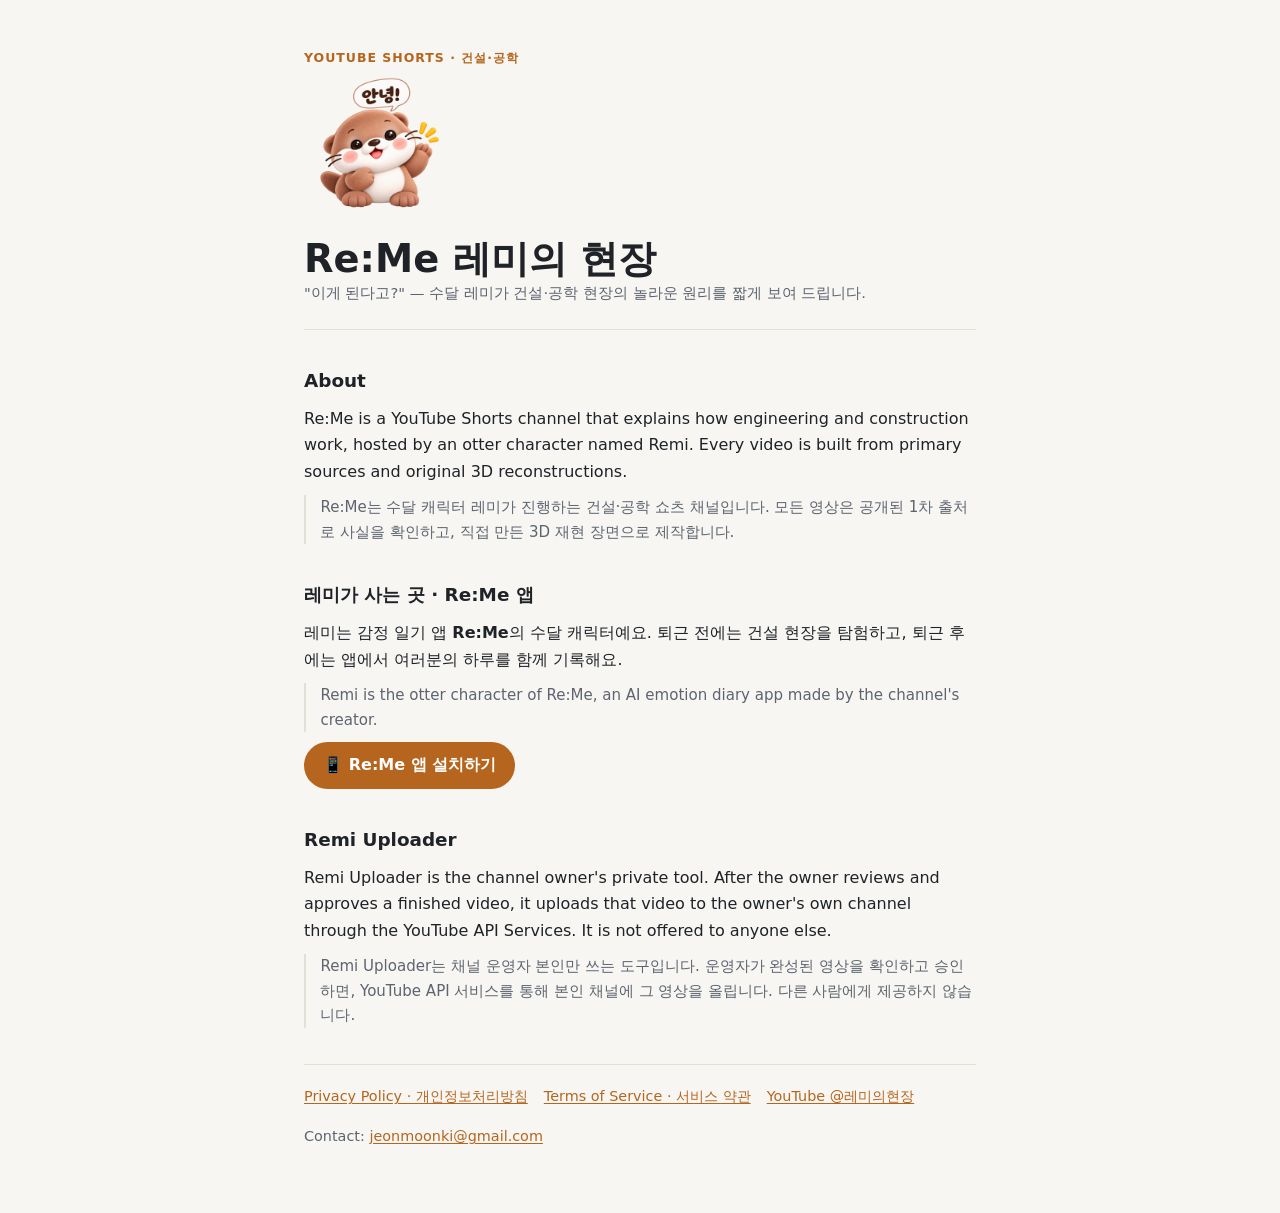
<file: index.html>
<!doctype html>
<html lang="ko">
<head>
<meta charset="utf-8">
<meta name="viewport" content="width=device-width,initial-scale=1">
<title>Re:Me 레미의 현장</title>
<meta name="description" content="수달 레미가 세계의 건설·공학 현장을 찾아가는 유튜브 쇼츠 채널">
<link rel="stylesheet" href="style.css">
</head>
<body>
<div class="page">
  <header>
    <span class="eyebrow">YouTube Shorts · 건설·공학</span>
    <div class="hero">
      <img src="remi.png" alt="수달 캐릭터 레미">
      <div>
        <h1>Re:Me 레미의 현장</h1>
        <p class="meta">"이게 된다고?" — 수달 레미가 건설·공학 현장의 놀라운 원리를 짧게 보여 드립니다.</p>
      </div>
    </div>
  </header>

  <section>
    <h2>About</h2>
    <p>Re:Me is a YouTube Shorts channel that explains how engineering and construction work, hosted by an otter character named Remi. Every video is built from primary sources and original 3D reconstructions.</p>
    <p class="ko">Re:Me는 수달 캐릭터 레미가 진행하는 건설·공학 쇼츠 채널입니다. 모든 영상은 공개된 1차 출처로 사실을 확인하고, 직접 만든 3D 재현 장면으로 제작합니다.</p>
  </section>

  <section class="app">
    <h2>레미가 사는 곳 · Re:Me 앱</h2>
    <p>레미는 감정 일기 앱 <strong>Re:Me</strong>의 수달 캐릭터예요. 퇴근 전에는 건설 현장을 탐험하고, 퇴근 후에는 앱에서 여러분의 하루를 함께 기록해요.</p>
    <p class="ko">Remi is the otter character of Re:Me, an AI emotion diary app made by the channel's creator.</p>
    <p><a class="btn" href="https://reme.remetown.com/app">📱 Re:Me 앱 설치하기</a></p>
  </section>

  <section>
    <h2>Remi Uploader</h2>
    <p>Remi Uploader is the channel owner's private tool. After the owner reviews and approves a finished video, it uploads that video to the owner's own channel through the YouTube API Services. It is not offered to anyone else.</p>
    <p class="ko">Remi Uploader는 채널 운영자 본인만 쓰는 도구입니다. 운영자가 완성된 영상을 확인하고 승인하면, YouTube API 서비스를 통해 본인 채널에 그 영상을 올립니다. 다른 사람에게 제공하지 않습니다.</p>
  </section>

  <footer>
    <a href="privacy.html">Privacy Policy · 개인정보처리방침</a>
    <a href="terms.html">Terms of Service · 서비스 약관</a>
    <a href="https://www.youtube.com/@레미의현장">YouTube @레미의현장</a>
    <span>Contact: <a href="mailto:jeonmoonki@gmail.com">jeonmoonki@gmail.com</a></span>
  </footer>
</div>
</body>
</html>
</file>
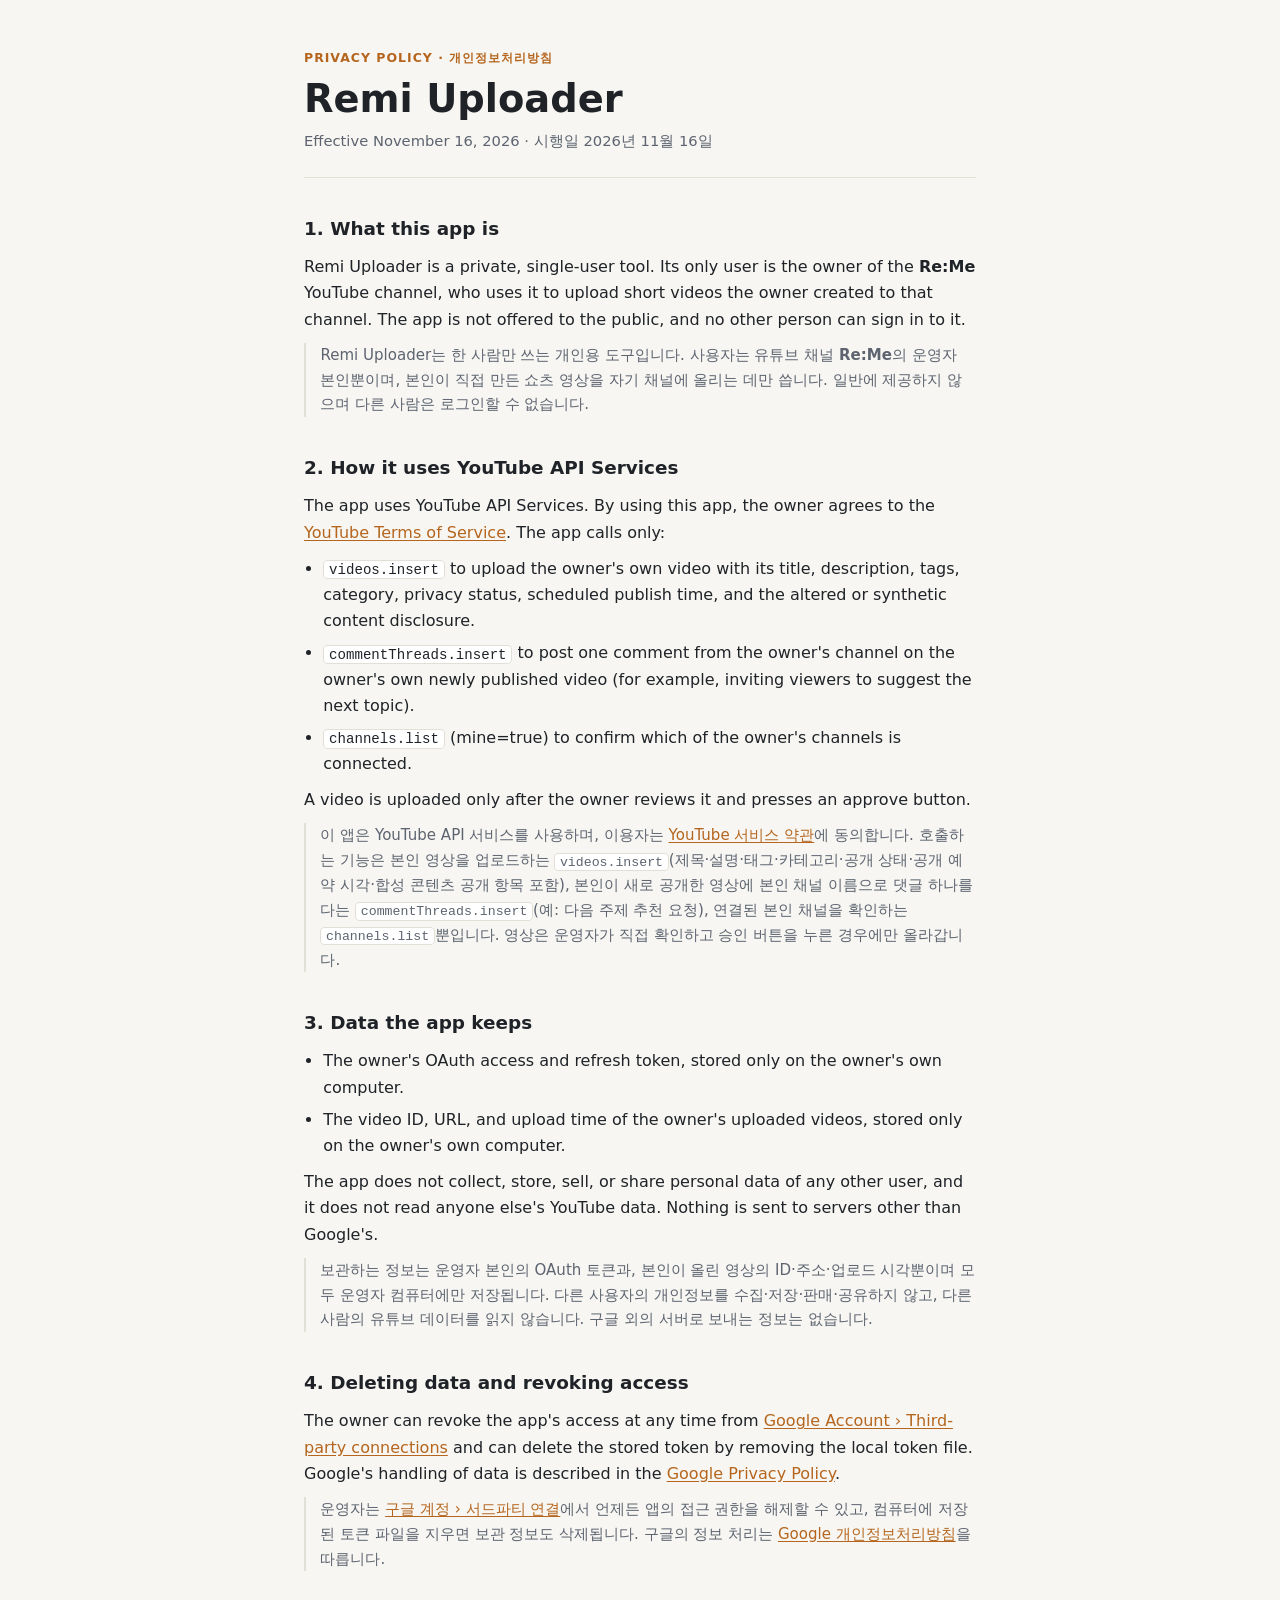
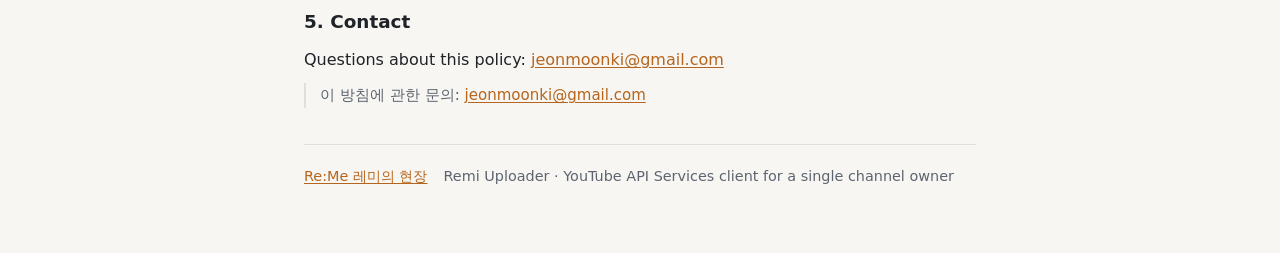
<file: privacy.html>
<!doctype html>
<html lang="ko">
<head>
<meta charset="utf-8">
<meta name="viewport" content="width=device-width,initial-scale=1">
<title>Remi Uploader Privacy Policy</title>
<link rel="stylesheet" href="style.css">
</head>
<body>
<div class="page">
  <header>
    <span class="eyebrow">Privacy Policy · 개인정보처리방침</span>
    <h1>Remi Uploader</h1>
    <p class="meta">Effective November 16, 2026 · 시행일 2026년 11월 16일</p>
  </header>

  <section>
    <h2>1. What this app is</h2>
    <p>Remi Uploader is a private, single-user tool. Its only user is the owner of the <strong>Re:Me</strong> YouTube channel, who uses it to upload short videos the owner created to that channel. The app is not offered to the public, and no other person can sign in to it.</p>
    <p class="ko">Remi Uploader는 한 사람만 쓰는 개인용 도구입니다. 사용자는 유튜브 채널 <strong>Re:Me</strong>의 운영자 본인뿐이며, 본인이 직접 만든 쇼츠 영상을 자기 채널에 올리는 데만 씁니다. 일반에 제공하지 않으며 다른 사람은 로그인할 수 없습니다.</p>
  </section>

  <section>
    <h2>2. How it uses YouTube API Services</h2>
    <p>The app uses YouTube API Services. By using this app, the owner agrees to the <a href="https://www.youtube.com/t/terms">YouTube Terms of Service</a>. The app calls only:</p>
    <ul>
      <li><code>videos.insert</code> to upload the owner's own video with its title, description, tags, category, privacy status, scheduled publish time, and the altered or synthetic content disclosure.</li>
      <li><code>commentThreads.insert</code> to post one comment from the owner's channel on the owner's own newly published video (for example, inviting viewers to suggest the next topic).</li>
      <li><code>channels.list</code> (mine=true) to confirm which of the owner's channels is connected.</li>
    </ul>
    <p>A video is uploaded only after the owner reviews it and presses an approve button.</p>
    <p class="ko">이 앱은 YouTube API 서비스를 사용하며, 이용자는 <a href="https://www.youtube.com/t/terms">YouTube 서비스 약관</a>에 동의합니다. 호출하는 기능은 본인 영상을 업로드하는 <code>videos.insert</code>(제목·설명·태그·카테고리·공개 상태·공개 예약 시각·합성 콘텐츠 공개 항목 포함), 본인이 새로 공개한 영상에 본인 채널 이름으로 댓글 하나를 다는 <code>commentThreads.insert</code>(예: 다음 주제 추천 요청), 연결된 본인 채널을 확인하는 <code>channels.list</code>뿐입니다. 영상은 운영자가 직접 확인하고 승인 버튼을 누른 경우에만 올라갑니다.</p>
  </section>

  <section>
    <h2>3. Data the app keeps</h2>
    <ul>
      <li>The owner's OAuth access and refresh token, stored only on the owner's own computer.</li>
      <li>The video ID, URL, and upload time of the owner's uploaded videos, stored only on the owner's own computer.</li>
    </ul>
    <p>The app does not collect, store, sell, or share personal data of any other user, and it does not read anyone else's YouTube data. Nothing is sent to servers other than Google's.</p>
    <p class="ko">보관하는 정보는 운영자 본인의 OAuth 토큰과, 본인이 올린 영상의 ID·주소·업로드 시각뿐이며 모두 운영자 컴퓨터에만 저장됩니다. 다른 사용자의 개인정보를 수집·저장·판매·공유하지 않고, 다른 사람의 유튜브 데이터를 읽지 않습니다. 구글 외의 서버로 보내는 정보는 없습니다.</p>
  </section>

  <section>
    <h2>4. Deleting data and revoking access</h2>
    <p>The owner can revoke the app's access at any time from <a href="https://myaccount.google.com/permissions">Google Account › Third-party connections</a> and can delete the stored token by removing the local token file. Google's handling of data is described in the <a href="https://policies.google.com/privacy">Google Privacy Policy</a>.</p>
    <p class="ko">운영자는 <a href="https://myaccount.google.com/permissions">구글 계정 › 서드파티 연결</a>에서 언제든 앱의 접근 권한을 해제할 수 있고, 컴퓨터에 저장된 토큰 파일을 지우면 보관 정보도 삭제됩니다. 구글의 정보 처리는 <a href="https://policies.google.com/privacy">Google 개인정보처리방침</a>을 따릅니다.</p>
  </section>

  <section>
    <h2>5. Contact</h2>
    <p>Questions about this policy: <a href="mailto:jeonmoonki@gmail.com">jeonmoonki@gmail.com</a></p>
    <p class="ko">이 방침에 관한 문의: <a href="mailto:jeonmoonki@gmail.com">jeonmoonki@gmail.com</a></p>
  </section>

  <footer><a href="index.html">Re:Me 레미의 현장</a><span>Remi Uploader · YouTube API Services client for a single channel owner</span></footer>
</div>
</body>
</html>
</file>
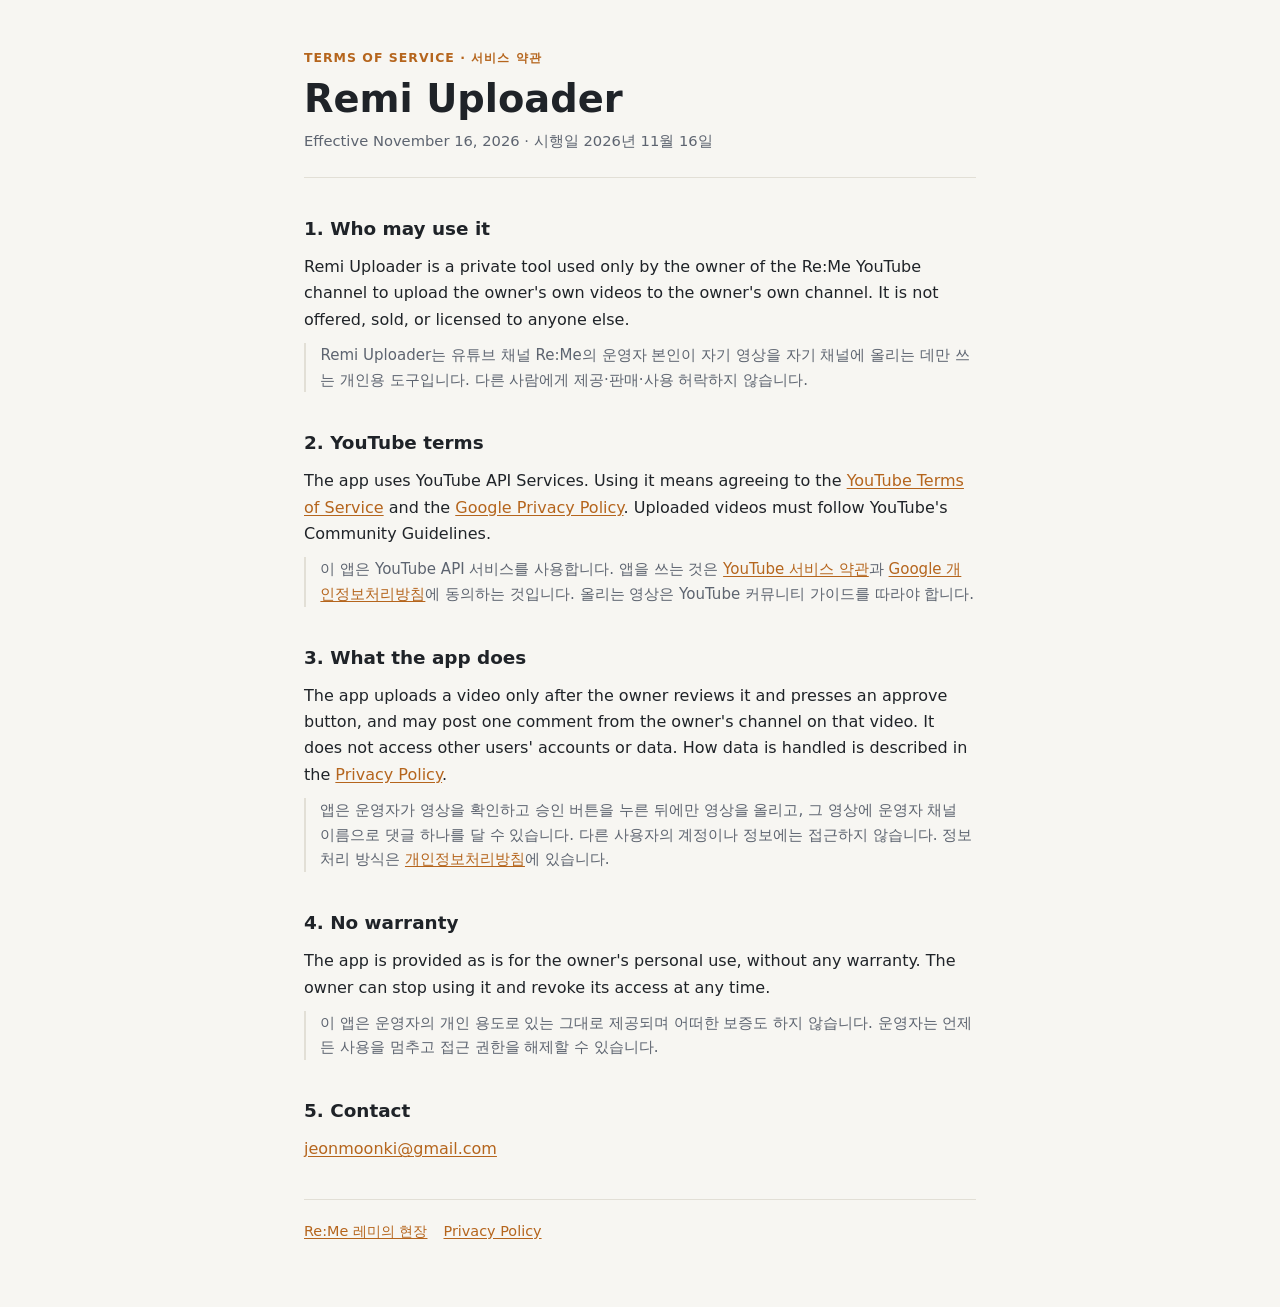
<file: terms.html>
<!doctype html>
<html lang="ko">
<head>
<meta charset="utf-8">
<meta name="viewport" content="width=device-width,initial-scale=1">
<title>Remi Uploader Terms of Service</title>
<link rel="stylesheet" href="style.css">
</head>
<body>
<div class="page">
  <header>
    <span class="eyebrow">Terms of Service · 서비스 약관</span>
    <h1>Remi Uploader</h1>
    <p class="meta">Effective November 16, 2026 · 시행일 2026년 11월 16일</p>
  </header>

  <section>
    <h2>1. Who may use it</h2>
    <p>Remi Uploader is a private tool used only by the owner of the Re:Me YouTube channel to upload the owner's own videos to the owner's own channel. It is not offered, sold, or licensed to anyone else.</p>
    <p class="ko">Remi Uploader는 유튜브 채널 Re:Me의 운영자 본인이 자기 영상을 자기 채널에 올리는 데만 쓰는 개인용 도구입니다. 다른 사람에게 제공·판매·사용 허락하지 않습니다.</p>
  </section>

  <section>
    <h2>2. YouTube terms</h2>
    <p>The app uses YouTube API Services. Using it means agreeing to the <a href="https://www.youtube.com/t/terms">YouTube Terms of Service</a> and the <a href="https://policies.google.com/privacy">Google Privacy Policy</a>. Uploaded videos must follow YouTube's Community Guidelines.</p>
    <p class="ko">이 앱은 YouTube API 서비스를 사용합니다. 앱을 쓰는 것은 <a href="https://www.youtube.com/t/terms">YouTube 서비스 약관</a>과 <a href="https://policies.google.com/privacy">Google 개인정보처리방침</a>에 동의하는 것입니다. 올리는 영상은 YouTube 커뮤니티 가이드를 따라야 합니다.</p>
  </section>

  <section>
    <h2>3. What the app does</h2>
    <p>The app uploads a video only after the owner reviews it and presses an approve button, and may post one comment from the owner's channel on that video. It does not access other users' accounts or data. How data is handled is described in the <a href="privacy.html">Privacy Policy</a>.</p>
    <p class="ko">앱은 운영자가 영상을 확인하고 승인 버튼을 누른 뒤에만 영상을 올리고, 그 영상에 운영자 채널 이름으로 댓글 하나를 달 수 있습니다. 다른 사용자의 계정이나 정보에는 접근하지 않습니다. 정보 처리 방식은 <a href="privacy.html">개인정보처리방침</a>에 있습니다.</p>
  </section>

  <section>
    <h2>4. No warranty</h2>
    <p>The app is provided as is for the owner's personal use, without any warranty. The owner can stop using it and revoke its access at any time.</p>
    <p class="ko">이 앱은 운영자의 개인 용도로 있는 그대로 제공되며 어떠한 보증도 하지 않습니다. 운영자는 언제든 사용을 멈추고 접근 권한을 해제할 수 있습니다.</p>
  </section>

  <section>
    <h2>5. Contact</h2>
    <p><a href="mailto:jeonmoonki@gmail.com">jeonmoonki@gmail.com</a></p>
  </section>

  <footer><a href="index.html">Re:Me 레미의 현장</a><a href="privacy.html">Privacy Policy</a></footer>
</div>
</body>
</html>
</file>
<file: style.css>
:root {
  --bg: #f7f6f2; --surface: #ffffff; --fg: #1f2328; --muted: #5d6470; --line: #e2dfd6; --accent: #b5651d;
  --font: "Inter", "Noto Sans KR", system-ui, -apple-system, "Segoe UI", sans-serif;
  color-scheme: light;
}
@media (prefers-color-scheme: dark) {
  :root { --bg: #15171a; --surface: #1c1f23; --fg: #e8e6e1; --muted: #a3a8b0; --line: #2d3137; --accent: #e3a160; color-scheme: dark; }
}
* { box-sizing: border-box; }
body { margin: 0; background: var(--bg); color: var(--fg); font: 16px/1.65 var(--font); }
.page { max-width: 44rem; margin: 0 auto; padding: 3rem 16px 4rem; display: grid; gap: 2.25rem; }
header { display: grid; gap: .5rem; border-bottom: 1px solid var(--line); padding-bottom: 1.5rem; }
.eyebrow { font-size: .78rem; letter-spacing: .08em; text-transform: uppercase; color: var(--accent); font-weight: 600; }
h1 { font-size: clamp(1.8rem, 5vw, 2.4rem); line-height: 1.15; margin: 0; }
h2 { font-size: 1.15rem; margin: 0; }
.meta { color: var(--muted); font-size: .92rem; margin: 0; }
section { display: grid; gap: .6rem; min-width: 0; }
p, ul { margin: 0; }
ul { padding-left: 1.2rem; display: grid; gap: .35rem; }
.ko { color: var(--muted); font-size: .94rem; border-left: 2px solid var(--line); padding-left: .9rem; }
a { color: var(--accent); text-underline-offset: 2px; }
code { font-size: .88em; background: var(--surface); border: 1px solid var(--line); border-radius: 4px; padding: .05em .35em; overflow-wrap: anywhere; }
footer { border-top: 1px solid var(--line); padding-top: 1.25rem; color: var(--muted); font-size: .9rem; display: flex; gap: 1rem; flex-wrap: wrap; }
.hero { display: flex; gap: 1.25rem; align-items: center; flex-wrap: wrap; }
.hero img { width: 140px; height: 140px; object-fit: contain; }
.btn { display: inline-block; padding: .65rem 1.2rem; border-radius: 999px; background: var(--accent); color: #fff; text-decoration: none; font-weight: 600; }
.btn:hover { filter: brightness(1.08); }
</file>
